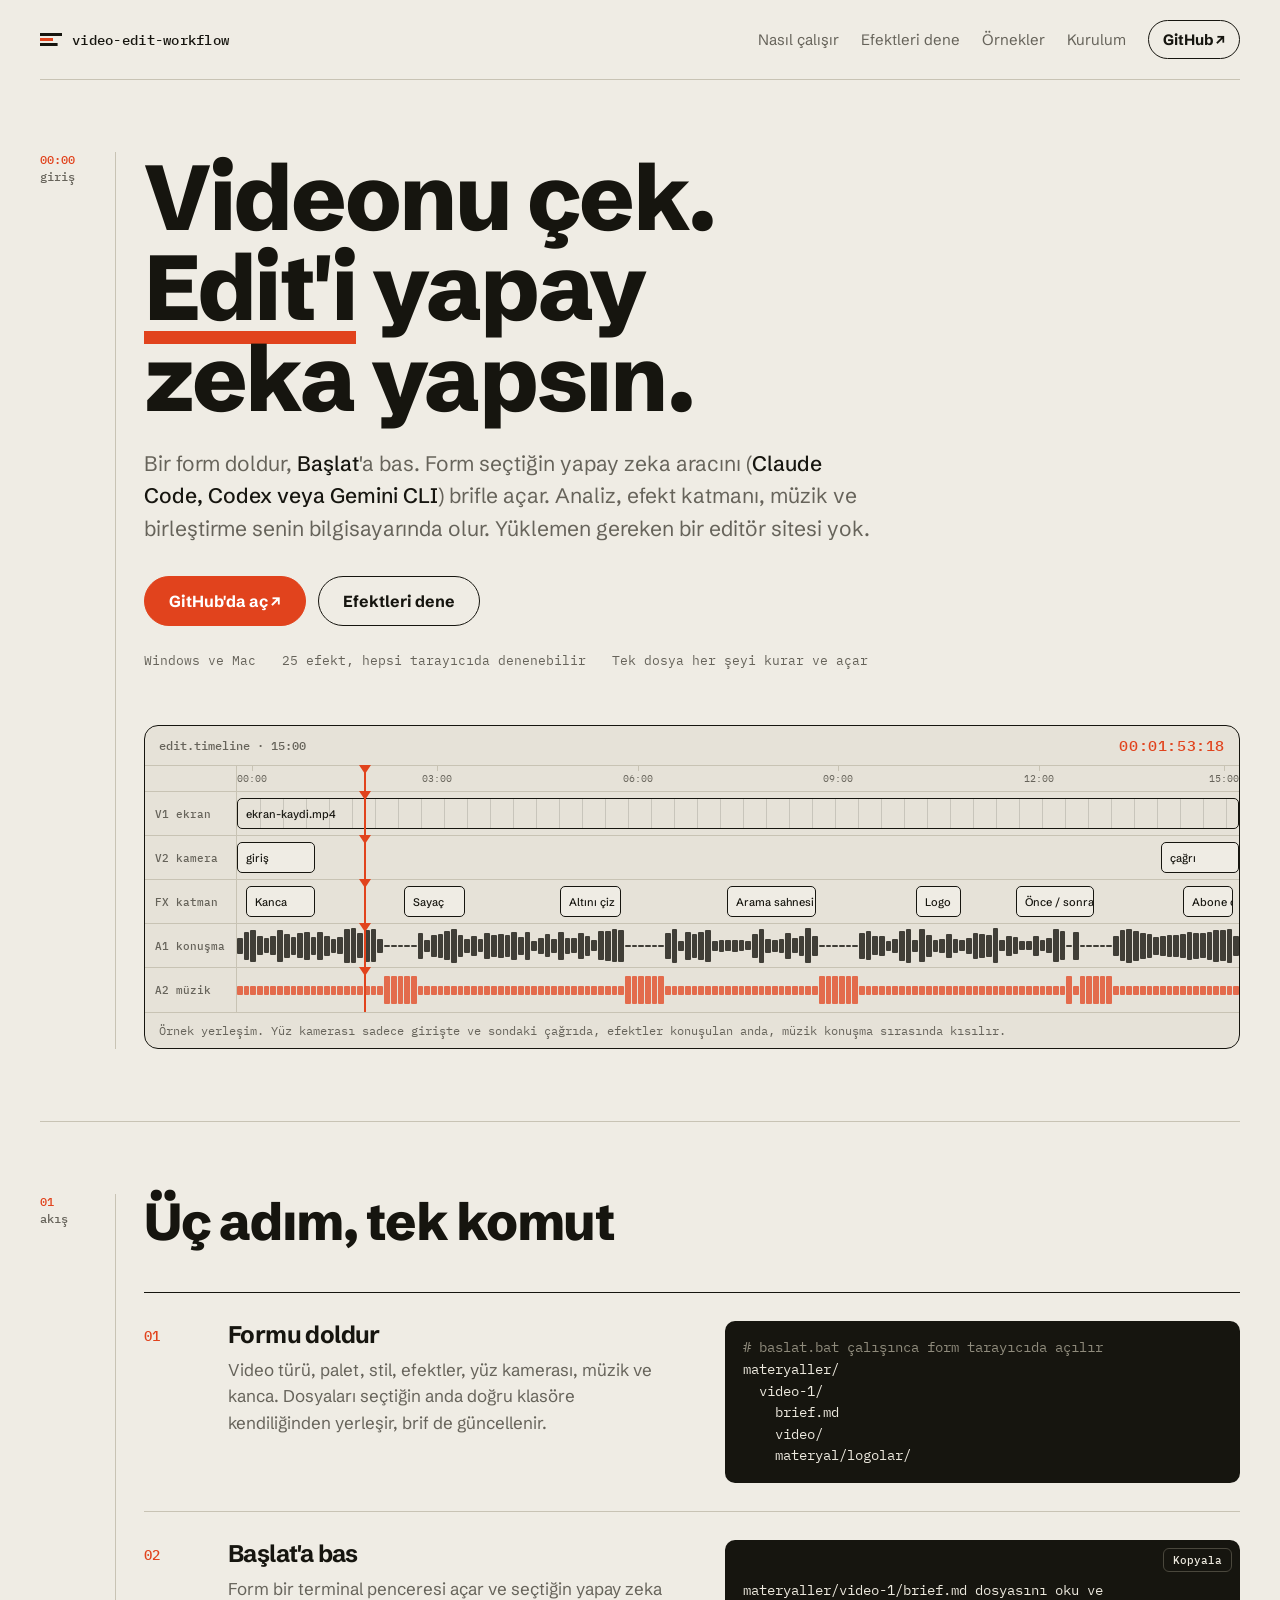
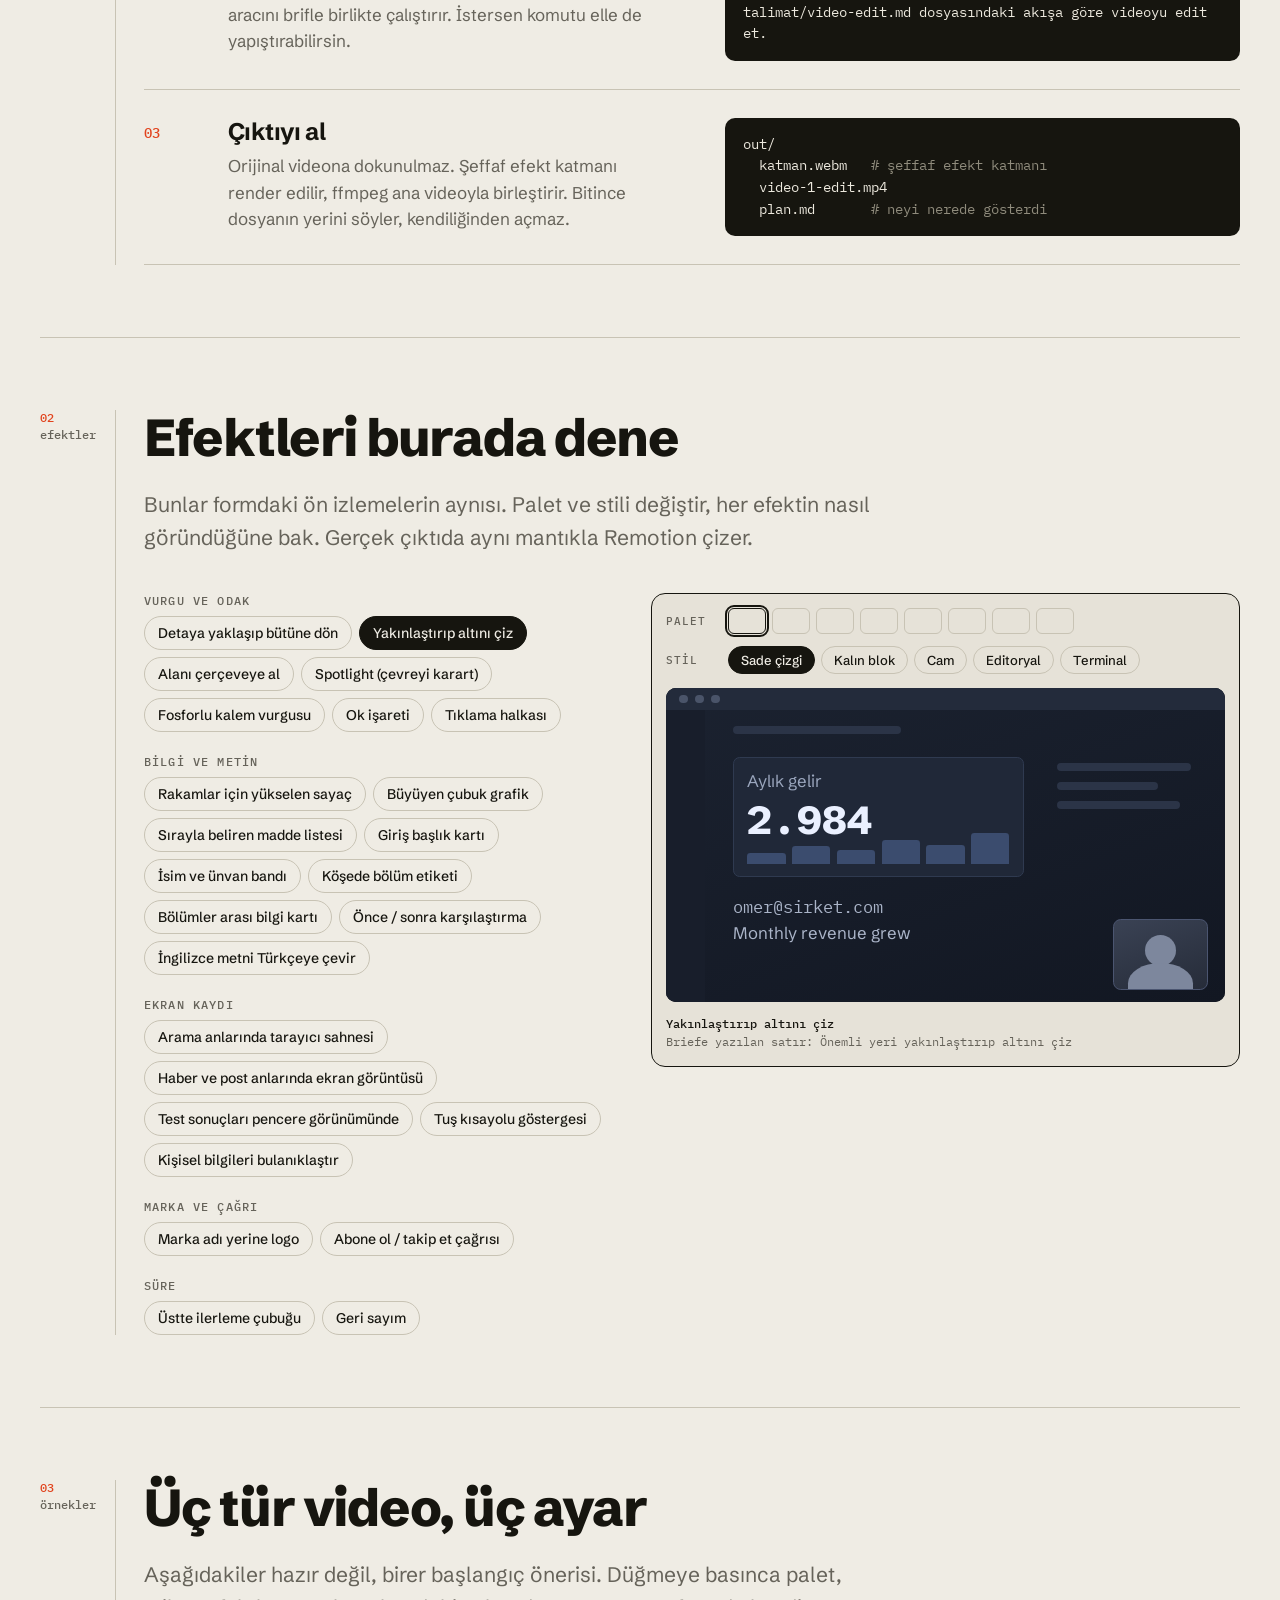
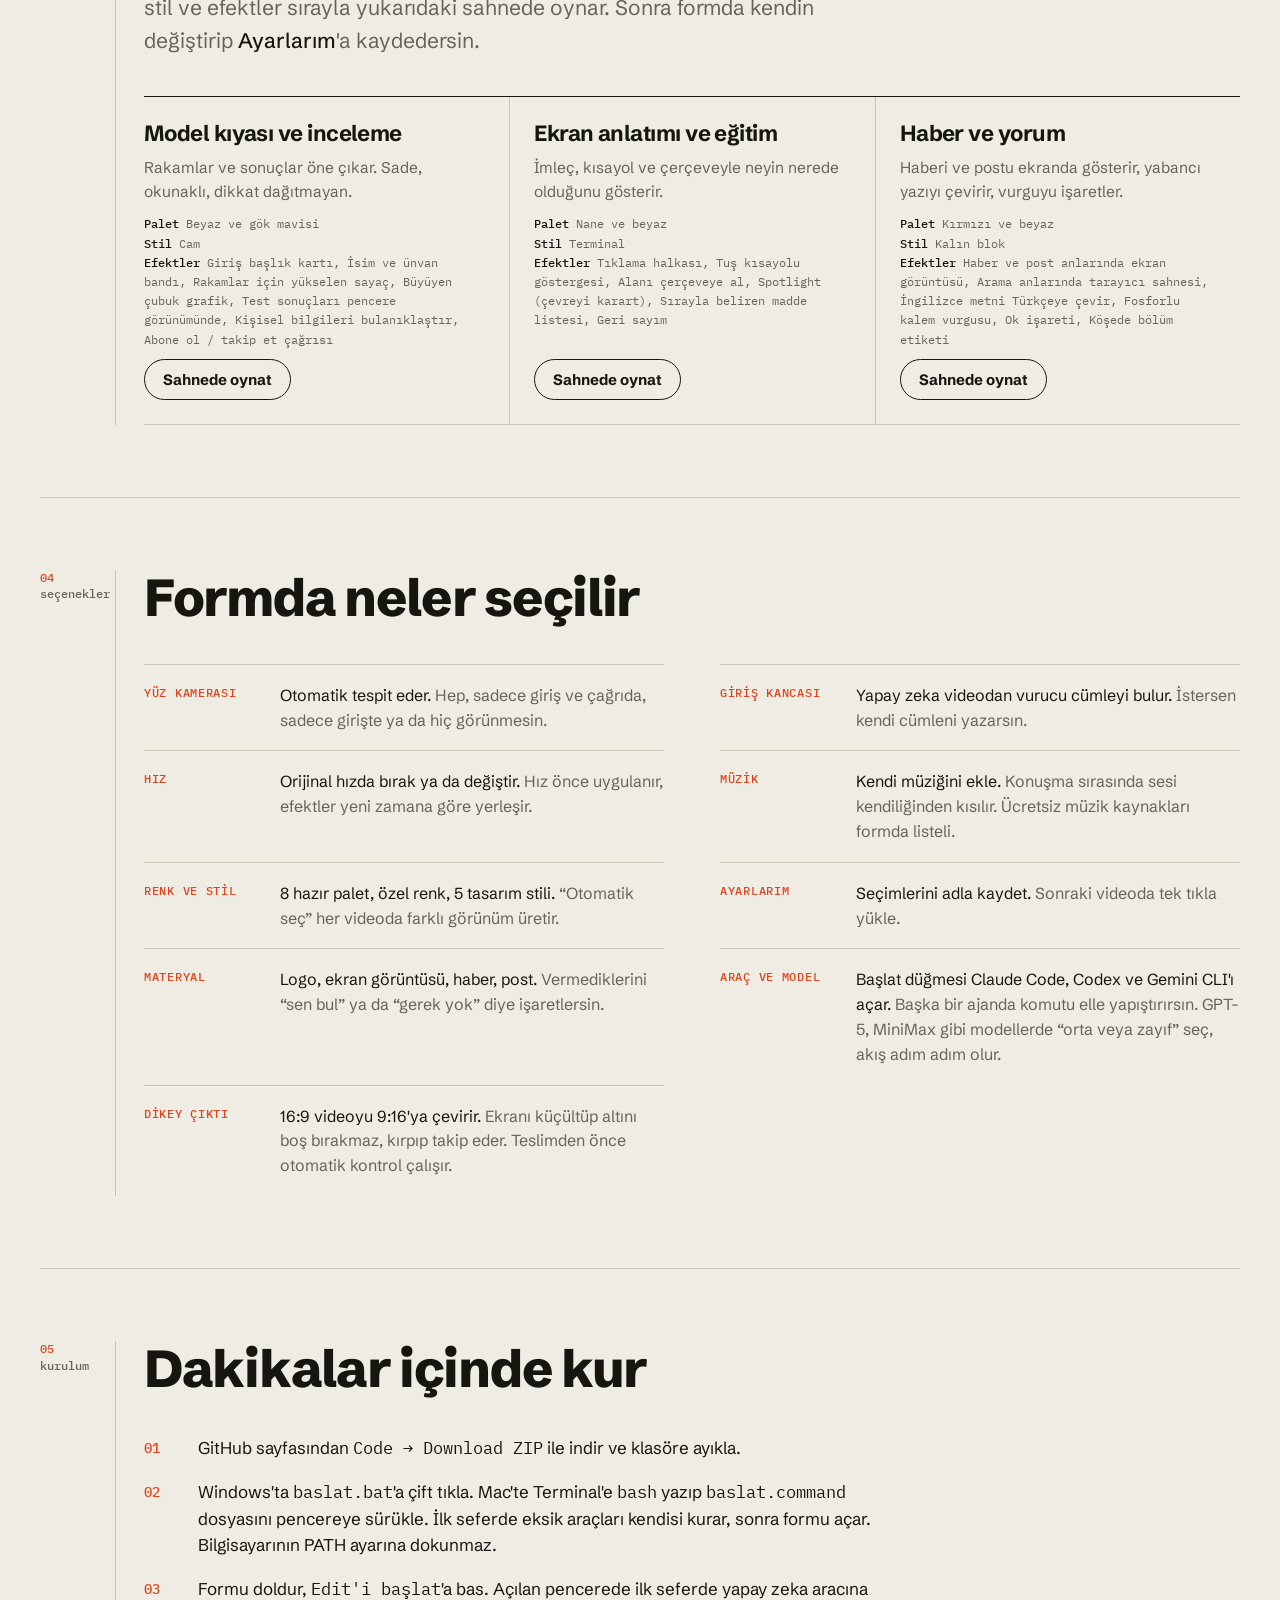
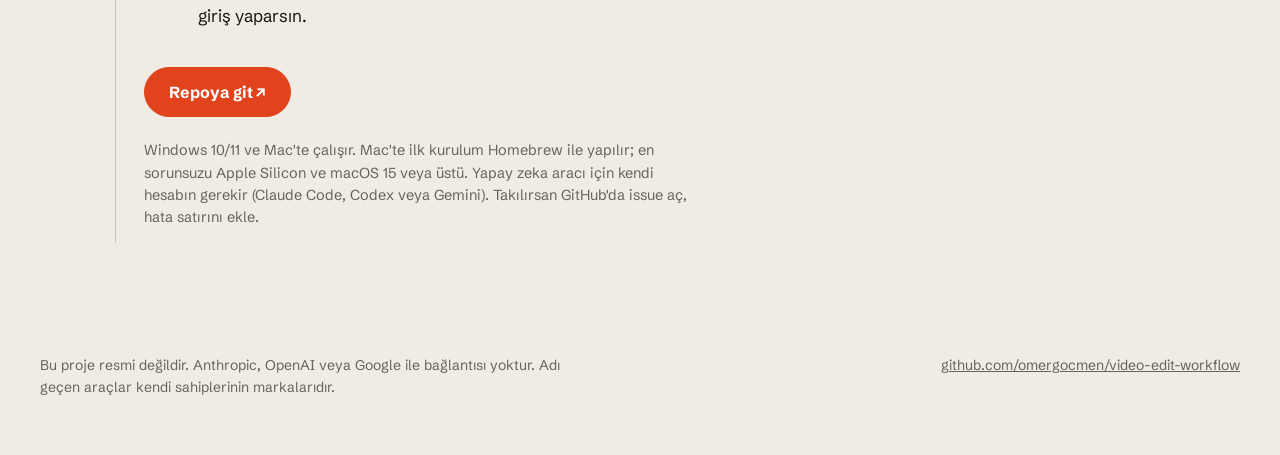
<file: video-edit-workflow/site/index.html>
<!doctype html>
<html lang="tr">
<head>
<meta charset="utf-8">
<meta name="viewport" content="width=device-width, initial-scale=1">
<title>video-edit-workflow</title>
<meta name="description" content="Formu doldur, Başlat'a bas. Videonun editini Claude Code, Codex veya Gemini CLI yapsın. Yatay ve dikey (9:16) çıktı. 25 efekt, canlı demo, Windows kurulum betiği.">
<meta property="og:title" content="video-edit-workflow: Videonu çek, edit'i yapay zeka yapsın">
<meta property="og:description" content="Brief formu, Remotion efekt katmanı ve ffmpeg ile otomatik video edit. Efektleri tarayıcıda dene.">
<meta property="og:type" content="website">
<meta name="theme-color" content="#efece4">
<link rel="icon" href="data:image/svg+xml,%3Csvg xmlns='http://www.w3.org/2000/svg' viewBox='0 0 32 32'%3E%3Crect width='32' height='32' rx='6' fill='%2316150f'/%3E%3Crect x='6' y='9' width='20' height='4' fill='%23ede9de'/%3E%3Crect x='6' y='16' width='12' height='4' fill='%23e1431d'/%3E%3Crect x='6' y='23' width='16' height='2' fill='%23ede9de'/%3E%3C/svg%3E">
<link rel="preconnect" href="https://fonts.googleapis.com">
<link rel="preconnect" href="https://fonts.gstatic.com" crossorigin>
<link rel="stylesheet" href="https://fonts.googleapis.com/css2?family=IBM+Plex+Mono:wght@400;500&family=Schibsted+Grotesk:wght@400;500;700;800&display=swap">
<style>
:root {
  --paper: #efece4; --paper2: #e6e2d8; --ink: #16150f; --mut: #66635a; --line: #c8c3b4;
  --acc: #e1431d; --acc-ink: #ffffff; --code: #16150f; --code-ink: #ede9de;
  --f-body: "Schibsted Grotesk", system-ui, "Segoe UI", sans-serif;
  --f-mono: "IBM Plex Mono", ui-monospace, Consolas, monospace;
  color-scheme: light;
}
@media (prefers-color-scheme: dark) { :root:not([data-theme="light"]) {
  --paper: #14130f; --paper2: #1c1b16; --ink: #ede9de; --mut: #9d998b; --line: #38352c;
  --acc: #ff6a45; --acc-ink: #14130f; --code: #0c0b08; color-scheme: dark; } }
* { box-sizing: border-box; }
html { scroll-behavior: smooth; }
body { margin: 0; background: var(--paper); color: var(--ink); font: 400 17px/1.55 var(--f-body); -webkit-font-smoothing: antialiased; }
a { color: inherit; }
:focus-visible { outline: 2px solid var(--acc); outline-offset: 3px; }
.mono { font-family: var(--f-mono); }

/* iskelet: solda zaman kodu şeridi */
.shell { max-width: 1240px; margin: 0 auto; padding-inline: max(20px, env(safe-area-inset-left, 0px)) max(20px, env(safe-area-inset-right, 0px)); }
header.top { display: flex; align-items: center; justify-content: space-between; gap: 16px; padding-block: 20px; border-bottom: 1px solid var(--line); flex-wrap: wrap; }
.mark { font: 500 14px var(--f-mono); letter-spacing: .02em; text-decoration: none; display: inline-flex; align-items: center; gap: 10px; }
.mark i { display: inline-block; width: 22px; height: 14px; background: linear-gradient(var(--ink) 0 0) 0 0 / 100% 3px no-repeat, linear-gradient(var(--acc) 0 0) 0 5px / 60% 3px no-repeat, linear-gradient(var(--ink) 0 0) 0 10px / 80% 3px no-repeat; }
nav.links { display: flex; gap: 22px; align-items: center; font-size: 15px; flex-wrap: wrap; }
nav.links a { text-decoration: none; color: var(--mut); }
nav.links a:hover { color: var(--ink); }
nav.links a.gh { color: var(--ink); font-weight: 700; border: 1.5px solid var(--ink); padding: 7px 14px; border-radius: 999px; }
nav.links a.gh:hover { background: var(--ink); color: var(--paper); }

.sec { display: grid; grid-template-columns: 76px minmax(0, 1fr); gap: 0 28px; padding-block: 72px; border-bottom: 1px solid var(--line); }
.rail { position: relative; }
.rail .tc { position: sticky; top: 24px; font: 500 12px/1.4 var(--f-mono); color: var(--mut); padding-right: 14px; border-right: 1px solid var(--line); height: 100%; min-height: 40px; }
.rail .tc b { display: block; color: var(--acc); font-weight: 500; }
.body { min-width: 0; }
h1, h2, h3 { margin: 0; letter-spacing: -.025em; text-wrap: balance; }
h1 { font-size: clamp(40px, 7.4vw, 92px); line-height: .98; font-weight: 800; max-width: 12ch; }
h1 em { font-style: normal; box-shadow: inset 0 -.14em 0 var(--acc); }
h2 { font-size: clamp(30px, 4.4vw, 52px); line-height: 1.04; font-weight: 800; max-width: 18ch; }
.lead { font-size: clamp(18px, 2vw, 21px); color: var(--mut); max-width: 56ch; margin: 24px 0 0; }
.lead b { color: var(--ink); font-weight: 500; }
.cta { display: flex; gap: 12px; flex-wrap: wrap; margin-top: 32px; }
.btn { font: 700 16px var(--f-body); text-decoration: none; padding: 14px 24px; border-radius: 999px; border: 1.5px solid var(--ink); cursor: pointer; display: inline-flex; align-items: center; gap: 10px; background: transparent; color: var(--ink); }
.btn.pri { background: var(--acc); border-color: var(--acc); color: var(--acc-ink); }
.btn.pri:hover { filter: brightness(1.08); }
.btn:not(.pri):hover { background: var(--ink); color: var(--paper); }
.facts { display: flex; gap: 8px 26px; flex-wrap: wrap; margin: 26px 0 0; padding: 0; list-style: none; font: 400 13px var(--f-mono); color: var(--mut); }

/* zaman çizelgesi (hero) */
.tl { margin-top: 56px; border: 1.5px solid var(--ink); border-radius: 14px; overflow: hidden; background: var(--paper2); }
.tl-bar { display: flex; justify-content: space-between; align-items: center; padding: 10px 14px; border-bottom: 1px solid var(--line); font: 500 12px var(--f-mono); color: var(--mut); gap: 12px; flex-wrap: wrap; }
.tl-bar output { color: var(--acc); font-size: 15px; font-weight: 500; letter-spacing: .04em; }
.tl-grid { display: grid; grid-template-columns: 92px minmax(0, 1fr); }
.tl-lab { font: 500 11px var(--f-mono); color: var(--mut); padding: 0 10px; display: flex; align-items: center; border-right: 1px solid var(--line); border-bottom: 1px solid var(--line); height: 44px; }
.tl-trk { position: relative; height: 44px; border-bottom: 1px solid var(--line); }
.tl-trk:nth-last-child(1), .tl-lab:nth-last-child(2) { border-bottom: 0; }
.clip { position: absolute; top: 6px; bottom: 6px; border: 1.5px solid var(--ink); border-radius: 5px; padding: 0 8px; display: flex; align-items: center; font: 500 11px var(--f-body); white-space: nowrap; overflow: hidden; background: var(--paper); transition: background .15s, color .15s, border-color .15s; }
.clip.on { background: var(--acc); border-color: var(--acc); color: var(--acc-ink); }
.clip.vid { background: repeating-linear-gradient(90deg, transparent 0 22px, color-mix(in srgb, var(--ink) 14%, transparent) 22px 23px); }
.wf { position: absolute; inset: 4px 0; display: flex; align-items: center; gap: 1px; }
.wf i { flex: 1; background: var(--ink); min-width: 1px; border-radius: 1px; opacity: .8; }
.wf.mus i { background: var(--acc); opacity: .75; }
.head { position: absolute; top: 0; bottom: 0; width: 0; border-left: 2px solid var(--acc); z-index: 3; pointer-events: none; }
.head::before { content: ""; position: absolute; top: -1px; left: -7px; border: 6px solid transparent; border-top: 9px solid var(--acc); }
.tl-ruler { position: relative; height: 26px; border-bottom: 1px solid var(--line); font: 400 10px var(--f-mono); color: var(--mut); }
.tl-ruler span { position: absolute; top: 6px; transform: translateX(-50%); }
.tl-ruler span::after { content: ""; position: absolute; left: 50%; top: -6px; height: 5px; border-left: 1px solid var(--line); }
.tl-note { padding: 10px 14px; font: 400 12px var(--f-mono); color: var(--mut); border-top: 1px solid var(--line); }

/* adımlar */
.steps { display: grid; gap: 0; margin-top: 44px; border-top: 1.5px solid var(--ink); }
.step { display: grid; grid-template-columns: 56px minmax(0, 1fr) minmax(0, 1.1fr); gap: 8px 28px; padding: 28px 0; border-bottom: 1px solid var(--line); align-items: start; }
.step .n { font: 500 14px var(--f-mono); color: var(--acc); padding-top: 6px; }
.step h3 { font-size: 24px; font-weight: 700; line-height: 1.15; }
.step p { margin: 8px 0 0; color: var(--mut); max-width: 44ch; }
pre.code { margin: 0; background: var(--code); color: var(--code-ink); border-radius: 10px; padding: 16px 18px; font: 400 13.5px/1.6 var(--f-mono); overflow-x: auto; white-space: pre-wrap; overflow-wrap: anywhere; position: relative; }
pre.code .c { color: #8f8b7c; }
pre.code .h { color: #ff8a66; }
pre.code#cmd { padding-top: 40px; }
.copy { position: absolute; top: 8px; right: 8px; font: 500 11px var(--f-mono); background: transparent; color: var(--code-ink); border: 1px solid #4a473c; border-radius: 6px; padding: 4px 9px; cursor: pointer; }
.copy:hover { border-color: var(--acc); }

/* demo */
.lab-demo { display: grid; grid-template-columns: minmax(0, 1fr) minmax(0, 1.25fr); gap: 36px; margin-top: 40px; align-items: start; }
.fxcol { min-width: 0; }
.fxg { font: 500 11.5px var(--f-mono); letter-spacing: .1em; text-transform: uppercase; color: var(--mut); margin: 22px 0 8px; }
.fxg:first-child { margin-top: 0; }
.fxl { display: flex; flex-wrap: wrap; gap: 7px; }
.fxl button { font: 500 14px var(--f-body); color: var(--ink); background: transparent; border: 1.5px solid var(--line); border-radius: 999px; padding: 7px 13px; cursor: pointer; text-align: left; }
.fxl button:hover { border-color: var(--ink); }
.fxl button.on { background: var(--ink); color: var(--paper); border-color: var(--ink); }
.stagecol { position: sticky; top: 16px; min-width: 0; }
.stagebox { background: var(--paper2); border: 1.5px solid var(--ink); border-radius: 14px; padding: 14px; }
.stagebox .tools { display: grid; gap: 12px; margin-bottom: 14px; }
.tools .row { display: flex; align-items: center; gap: 10px; flex-wrap: wrap; }
.tools .k { font: 500 11px var(--f-mono); letter-spacing: .08em; text-transform: uppercase; color: var(--mut); min-width: 52px; }
.sw { display: flex; gap: 6px; flex-wrap: wrap; }
.sw button { width: 38px; height: 26px; border-radius: 6px; border: 1.5px solid var(--line); padding: 0; cursor: pointer; display: grid; grid-template-columns: 1fr 1fr 1fr; overflow: hidden; background: none; }
.sw button i { display: block; }
.sw button.on { border-color: var(--ink); outline: 2px solid var(--ink); outline-offset: 1px; }
.chips { display: flex; gap: 6px; flex-wrap: wrap; }
.chips button { font: 500 13px var(--f-body); color: var(--ink); background: transparent; border: 1.5px solid var(--line); border-radius: 999px; padding: 5px 12px; cursor: pointer; }
.chips button.on { background: var(--ink); color: var(--paper); border-color: var(--ink); }
.pvline { margin-top: 12px; font: 400 12px/1.5 var(--f-mono); color: var(--mut); min-height: 3.1em; overflow-wrap: anywhere; }
.pvline b { color: var(--ink); font-weight: 500; }
.stage { position: relative; container-type: inline-size; width: 100%; aspect-ratio: 16 / 9; border-radius: 10px; overflow: hidden; background: #0b0d11; }
.mock { position: absolute; inset: 0; background: linear-gradient(160deg, #1b2230, #121722); font-family: var(--f-body); color: #cfd6e4; }
.mock .bar { position: absolute; left: 0; right: 0; top: 0; height: 7%; background: #232b3b; display: flex; align-items: center; gap: 1.2cqw; padding-left: 2.4cqw; }
.mock .bar i { width: 1.6cqw; height: 1.6cqw; border-radius: 50%; background: #4a5469; }
.mock .side { position: absolute; left: 0; top: 7%; bottom: 0; width: 7%; background: #181e2b; }
.mock .ln { position: absolute; height: 1.4cqw; border-radius: 1cqw; background: #2b3447; }
.mock .tg { position: absolute; left: 12%; top: 22%; width: 52%; height: 38%; border-radius: 1.2cqw; background: #202838; border: .2cqw solid #2f3a50; padding: 2cqw 2.4cqw; }
.mock .tg .t1 { font-size: 3cqw; color: #9aa6bd; }
  .mock .tg .t2 { position: relative; font-size: 7cqw; font-weight: 800; color: #eaf0ff; line-height: 1.1; margin-top: .6cqw; font-variant-numeric: tabular-nums; }
.mock .tg .bars { position: absolute; left: 2.4cqw; right: 2.4cqw; bottom: 2cqw; height: 28%; display: flex; align-items: flex-end; gap: 1.2cqw; }
.mock .tg .bars i { flex: 1; background: #3b4c6e; border-radius: .6cqw .6cqw 0 0; }
.mock .pii { position: absolute; left: 12%; top: 66%; font-size: 3cqw; color: #aab4c8; font-family: var(--f-mono); }
.mock .tr { position: absolute; left: 12%; top: 74%; font-size: 3cqw; color: #aab4c8; }
.cam { position: absolute; right: 3%; bottom: 4%; width: 17%; aspect-ratio: 4 / 3; border-radius: 1.4cqw; background: linear-gradient(160deg, #3a4254, #262c39); border: .2cqw solid #4b5570; display: grid; place-items: center; overflow: hidden; }
.cam::before { content: ""; width: 34%; aspect-ratio: 1; border-radius: 50%; background: #7d879d; margin-top: -8%; }
.cam::after { content: ""; position: absolute; bottom: -22%; width: 70%; aspect-ratio: 1.6; border-radius: 50% 50% 0 0; background: #7d879d; }
.cam.bottom { right: auto; left: 50%; transform: translateX(-50%); width: 20%; }
.stage.v .cam { width: 26%; }
.stage.v .mock .tg { width: 76%; left: 12%; }
.fxlayer { position: absolute; inset: 0; pointer-events: none; font-family: var(--f-body); }
.fxlayer .pos { position: absolute; display: flex; }


/* reçeteler */
.recipes { display: grid; grid-template-columns: repeat(3, minmax(0, 1fr)); gap: 0; margin-top: 40px; border-top: 1.5px solid var(--ink); }
.recipe { padding: 24px 24px 24px 0; border-bottom: 1px solid var(--line); display: flex; flex-direction: column; gap: 10px; }
.recipe + .recipe { padding-left: 24px; border-left: 1px solid var(--line); }
.recipe h3 { font-size: 22px; font-weight: 700; line-height: 1.15; }
.recipe p { margin: 0; color: var(--mut); font-size: 15.5px; }
.recipe .meta { font: 400 12px/1.6 var(--f-mono); color: var(--mut); }
.recipe .meta b { color: var(--ink); font-weight: 500; }
.recipe .btn { align-self: flex-start; margin-top: auto; padding: 10px 18px; font-size: 15px; }
.recipe .btn.on { background: var(--acc); border-color: var(--acc); color: var(--acc-ink); }

/* özellikler */
.feat { display: grid; grid-template-columns: repeat(2, minmax(0, 1fr)); gap: 0 56px; margin: 40px 0 0; }
.feat div { display: grid; grid-template-columns: 120px minmax(0, 1fr); gap: 16px; padding: 18px 0; border-top: 1px solid var(--line); }
.feat dt { font: 500 12px/1.7 var(--f-mono); letter-spacing: .06em; text-transform: uppercase; color: var(--acc); }
.feat dd { margin: 0; color: var(--ink); font-size: 16px; }
.feat dd span { color: var(--mut); }

.setup { margin-top: 40px; display: grid; gap: 12px; max-width: 760px; }
.setup .row { display: grid; grid-template-columns: 40px minmax(0, 1fr); gap: 14px; align-items: start; }
.setup .n { font: 500 14px var(--f-mono); color: var(--acc); padding-top: 4px; }
.setup p { margin: 0 0 6px; }
.small { color: var(--mut); font-size: 14.5px; margin-top: 22px; max-width: 62ch; }
footer { padding-block: 40px 56px; display: flex; justify-content: space-between; gap: 20px; flex-wrap: wrap; color: var(--mut); font-size: 14px; }
footer p { margin: 0; max-width: 60ch; }

@media (max-width: 960px) {
  .sec { grid-template-columns: minmax(0, 1fr); padding-block: 52px; }
  .rail { margin-bottom: 18px; }
  .rail .tc { position: static; border-right: 0; padding: 0; min-height: 0; height: auto; display: flex; gap: 10px; }
  .step { grid-template-columns: 40px minmax(0, 1fr); }
  .step > :last-child { grid-column: 2; }
  .lab-demo { grid-template-columns: minmax(0, 1fr); }
  .stagecol { position: static; order: -1; }
  .recipes { grid-template-columns: minmax(0, 1fr); }
  .recipe, .recipe + .recipe { padding: 22px 0; border-left: 0; }
  .feat { grid-template-columns: minmax(0, 1fr); }
  .tl-grid { grid-template-columns: 64px minmax(0, 1fr); }
  .tl-lab { padding: 0 6px; font-size: 10px; }
}
@media (prefers-reduced-motion: reduce) { html { scroll-behavior: auto; } }
</style>
</head>
<body>
<div class="shell">
  <header class="top">
    <a class="mark" href="#"><i aria-hidden="true"></i>video-edit-workflow</a>
    <nav class="links" aria-label="Sayfa">
      <a href="#nasil">Nasıl çalışır</a>
      <a href="#demo">Efektleri dene</a>
      <a href="#recete">Örnekler</a>
      <a href="#kurulum">Kurulum</a>
      <a class="gh" href="https://github.com/omergocmen/video-edit-workflow">GitHub ↗</a>
    </nav>
  </header>

  <section class="sec" id="top">
    <div class="rail"><div class="tc"><b>00:00</b>giriş</div></div>
    <div class="body">
      <h1>Videonu çek. <em>Edit'i</em> yapay zeka yapsın.</h1>
      <p class="lead">Bir form doldur, <b>Başlat</b>'a bas. Form seçtiğin yapay zeka aracını (<b>Claude Code, Codex veya Gemini CLI</b>) brifle açar. Analiz, efekt katmanı, müzik ve birleştirme senin bilgisayarında olur. Yüklemen gereken bir editör sitesi yok.</p>
      <div class="cta">
        <a class="btn pri" href="https://github.com/omergocmen/video-edit-workflow">GitHub'da aç ↗</a>
        <a class="btn" href="#demo">Efektleri dene</a>
      </div>
      <ul class="facts"><li>Windows ve Mac</li><li>25 efekt, hepsi tarayıcıda denenebilir</li><li>Tek dosya her şeyi kurar ve açar</li></ul>

      <div class="tl" aria-label="Örnek zaman çizelgesi: ekran kaydı, yüz kamerası, efekt katmanı, konuşma ve müzik izleri">
        <div class="tl-bar"><span>edit.timeline · 15:00</span><output id="tc">00:00:00:00</output></div>
        <div class="tl-grid" id="tlgrid"></div>
        <div class="tl-note">Örnek yerleşim. Yüz kamerası sadece girişte ve sondaki çağrıda, efektler konuşulan anda, müzik konuşma sırasında kısılır.</div>
      </div>
    </div>
  </section>

  <section class="sec" id="nasil">
    <div class="rail"><div class="tc"><b>01</b>akış</div></div>
    <div class="body">
      <h2>Üç adım, tek komut</h2>
      <div class="steps">
        <div class="step">
          <div class="n">01</div>
          <div><h3>Formu doldur</h3><p>Video türü, palet, stil, efektler, yüz kamerası, müzik ve kanca. Dosyaları seçtiğin anda doğru klasöre kendiliğinden yerleşir, brif de güncellenir.</p></div>
<pre class="code"><span class="c"># baslat.bat çalışınca form tarayıcıda açılır</span>
materyaller/
  video-1/
    brief.md
    video/
    materyal/logolar/</pre>
        </div>
        <div class="step">
          <div class="n">02</div>
          <div><h3>Başlat'a bas</h3><p>Form bir terminal penceresi açar ve seçtiğin yapay zeka aracını brifle birlikte çalıştırır. İstersen komutu elle de yapıştırabilirsin.</p></div>
<pre class="code" id="cmd"><button class="copy" type="button" data-copy="cmd">Kopyala</button>materyaller/video-1/brief.md dosyasını oku ve talimat/video-edit.md dosyasındaki akışa göre videoyu edit et.</pre>
        </div>
        <div class="step">
          <div class="n">03</div>
          <div><h3>Çıktıyı al</h3><p>Orijinal videona dokunulmaz. Şeffaf efekt katmanı render edilir, ffmpeg ana videoyla birleştirir. Bitince dosyanın yerini söyler, kendiliğinden açmaz.</p></div>
<pre class="code">out/
  katman.webm   <span class="c"># şeffaf efekt katmanı</span>
  video-1-edit.mp4
  plan.md       <span class="c"># neyi nerede gösterdi</span></pre>
        </div>
      </div>
    </div>
  </section>

  <section class="sec" id="demo">
    <div class="rail"><div class="tc"><b>02</b>efektler</div></div>
    <div class="body">
      <h2>Efektleri burada dene</h2>
      <p class="lead">Bunlar formdaki ön izlemelerin aynısı. Palet ve stili değiştir, her efektin nasıl göründüğüne bak. Gerçek çıktıda aynı mantıkla Remotion çizer.</p>
      <div class="lab-demo">
        <div class="fxcol" id="fxcol"></div>
        <div class="stagecol">
          <div class="stagebox">
            <div class="tools">
              <div class="row"><span class="k">Palet</span><div class="sw" id="pals"></div></div>
              <div class="row"><span class="k">Stil</span><div class="chips" id="stys"></div></div>
            </div>
            <div class="stage" id="stage">
              <div class="mock" id="mock">
                <div class="bar"><i></i><i></i><i></i></div>
                <div class="side"></div>
                <div class="ln" style="left:12%;top:12%;width:30%"></div>
                <div class="tg" id="tg"><div class="t1">Aylık gelir</div><div class="t2">2.984</div><div class="bars"><i style="height:35%"></i><i style="height:55%"></i><i style="height:45%"></i><i style="height:75%"></i><i style="height:60%"></i><i style="height:95%"></i></div></div>
                <div class="pii" id="pii">omer@sirket.com</div>
                <div class="tr" id="tr">Monthly revenue grew</div>
                <div class="ln" style="left:70%;top:24%;width:24%"></div>
                <div class="ln" style="left:70%;top:30%;width:18%"></div>
                <div class="ln" style="left:70%;top:36%;width:22%"></div>
              </div>
              <div class="cam" id="stageCam"></div>
              <div class="fxlayer" id="fxlayer"></div>
            </div>
            <div class="pvline" id="pvline" aria-live="polite">Bir efekt seç.</div><div id="pvmeta" hidden></div>
          </div>
        </div>
      </div>
    </div>
  </section>

  <section class="sec" id="recete">
    <div class="rail"><div class="tc"><b>03</b>örnekler</div></div>
    <div class="body">
      <h2>Üç tür video, üç ayar</h2>
      <p class="lead">Aşağıdakiler hazır değil, birer başlangıç önerisi. Düğmeye basınca palet, stil ve efektler sırayla yukarıdaki sahnede oynar. Sonra formda kendin değiştirip <b>Ayarlarım</b>'a kaydedersin.</p>
      <div class="recipes" id="recipes"></div>
    </div>
  </section>

  <section class="sec" id="neler">
    <div class="rail"><div class="tc"><b>04</b>seçenekler</div></div>
    <div class="body">
      <h2>Formda neler seçilir</h2>
      <dl class="feat">
        <div><dt>Yüz kamerası</dt><dd>Otomatik tespit eder. <span>Hep, sadece giriş ve çağrıda, sadece girişte ya da hiç görünmesin.</span></dd></div>
        <div><dt>Giriş kancası</dt><dd>Yapay zeka videodan vurucu cümleyi bulur. <span>İstersen kendi cümleni yazarsın.</span></dd></div>
        <div><dt>Hız</dt><dd>Orijinal hızda bırak ya da değiştir. <span>Hız önce uygulanır, efektler yeni zamana göre yerleşir.</span></dd></div>
        <div><dt>Müzik</dt><dd>Kendi müziğini ekle. <span>Konuşma sırasında sesi kendiliğinden kısılır. Ücretsiz müzik kaynakları formda listeli.</span></dd></div>
        <div><dt>Renk ve stil</dt><dd>8 hazır palet, özel renk, 5 tasarım stili. <span>“Otomatik seç” her videoda farklı görünüm üretir.</span></dd></div>
        <div><dt>Ayarlarım</dt><dd>Seçimlerini adla kaydet. <span>Sonraki videoda tek tıkla yükle.</span></dd></div>
        <div><dt>Materyal</dt><dd>Logo, ekran görüntüsü, haber, post. <span>Vermediklerini “sen bul” ya da “gerek yok” diye işaretlersin.</span></dd></div>
        <div><dt>Araç ve model</dt><dd>Başlat düğmesi Claude Code, Codex ve Gemini CLI'ı açar. <span>Başka bir ajanda komutu elle yapıştırırsın. GPT-5, MiniMax gibi modellerde “orta veya zayıf” seç, akış adım adım olur.</span></dd></div>
        <div><dt>Dikey çıktı</dt><dd>16:9 videoyu 9:16'ya çevirir. <span>Ekranı küçültüp altını boş bırakmaz, kırpıp takip eder. Teslimden önce otomatik kontrol çalışır.</span></dd></div>
      </dl>
    </div>
  </section>

  <section class="sec" id="kurulum" style="border-bottom:0">
    <div class="rail"><div class="tc"><b>05</b>kurulum</div></div>
    <div class="body">
      <h2>Dakikalar içinde kur</h2>
      <div class="setup">
        <div class="row"><div class="n">01</div><div><p>GitHub sayfasından <span class="mono">Code → Download ZIP</span> ile indir ve klasöre ayıkla.</p></div></div>
        <div class="row"><div class="n">02</div><div><p>Windows'ta <span class="mono">baslat.bat</span>'a çift tıkla. Mac'te Terminal'e <span class="mono">bash</span> yazıp <span class="mono">baslat.command</span> dosyasını pencereye sürükle. İlk seferde eksik araçları kendisi kurar, sonra formu açar. Bilgisayarının PATH ayarına dokunmaz.</p></div></div>
        <div class="row"><div class="n">03</div><div><p>Formu doldur, <span class="mono">Edit'i başlat</span>'a bas. Açılan pencerede ilk seferde yapay zeka aracına giriş yaparsın.</p></div></div>
      </div>
      <div class="cta"><a class="btn pri" href="https://github.com/omergocmen/video-edit-workflow">Repoya git ↗</a></div>
      <p class="small">Windows 10/11 ve Mac'te çalışır. Mac'te ilk kurulum Homebrew ile yapılır; en sorunsuzu Apple Silicon ve macOS 15 veya üstü. Yapay zeka aracı için kendi hesabın gerekir (Claude Code, Codex veya Gemini). Takılırsan GitHub'da issue aç, hata satırını ekle.</p>
    </div>
  </section>

  <footer>
    <p>Bu proje resmi değildir. Anthropic, OpenAI veya Google ile bağlantısı yoktur. Adı geçen araçlar kendi sahiplerinin markalarıdır.</p>
    <a href="https://github.com/omergocmen/video-edit-workflow">github.com/omergocmen/video-edit-workflow</a>
  </footer>
</div>

<script>
const $ = s => document.querySelector(s);
const reduce = window.matchMedia('(prefers-reduced-motion: reduce)').matches;
const PALS = [
  ['Beyaz ve gök mavisi', '#ffffff', '#7cc4ff', '#ff5c5c'],
  ['Mercan ve krem', '#ff7a59', '#fff1e3', '#e11d48'],
  ['Nane ve beyaz', '#5eead4', '#ffffff', '#ff6b6b'],
  ['Mor ve beyaz', '#b79cff', '#ffffff', '#ff8fab'],
  ['Turuncu ve siyah', '#ff8a00', '#111111', '#ffffff'],
  ['Yeşil ve beyaz', '#4ade80', '#ffffff', '#f43f5e'],
  ['Kırmızı ve beyaz', '#ef4444', '#ffffff', '#38bdf8'],
  ['Siyah ve beyaz', '#111111', '#ffffff', '#ef4444']
];
const STYLES = [
  ['auto', 'Otomatik seç', 'Her videoda farklı bir stil'],
  ['cizgi', 'Sade çizgi', 'İnce çerçeve, hafif yazı'],
  ['blok', 'Kalın blok', 'Dolu kutular, iri yazı'],
  ['cam', 'Cam', 'Saydam bulanık paneller'],
  ['editoryal', 'Editoryal', 'Serif başlık, dergi düzeni'],
  ['terminal', 'Terminal', 'Mono yazı, koyu panel']
];
const STYLE_TEXT = {
  cizgi: 'Sade çizgi: ince çerçeve, küçük ve hafif yazı, bol boşluk',
  blok: 'Kalın blok: dolu renkli kutular, iri ve kalın yazı',
  cam: 'Cam: yarı saydam bulanık paneller, yumuşak köşeler',
  editoryal: 'Editoryal: serif başlık, ince ayırıcı çizgiler, dergi düzeni',
  terminal: 'Terminal: tek aralıklı yazı, koyu panel, ince kenarlık'
};
const FXS = [
  { key: 'detay', t: 'Detaya yaklaşıp bütüne dön', v: 'Söylenen detaya yaklaş, sonra tekrar bütüne dön', def: 1 },
  { key: 'altcizgi', t: 'Yakınlaştırıp altını çiz', v: 'Önemli yeri yakınlaştırıp altını çiz', def: 1 },
  { key: 'cerceve', t: 'Alanı çerçeveye al', v: 'Vurgu için ekrandaki alanı çerçeveye al (zoom yerine)', def: 1 },
  { key: 'spot', t: 'Spotlight (çevreyi karart)', v: 'Önemli alanı aydınlatıp çevreyi karart (spotlight)', def: 0 },
  { key: 'isaret', t: 'Fosforlu kalem vurgusu', v: 'Önemli metni fosforlu kalemle işaretle', def: 0 },
  { key: 'ok', t: 'Ok işareti', v: 'Dikkat çekilecek yeri ok işaretiyle göster', def: 0 },
  { key: 'imlec', t: 'Tıklama halkası', v: 'Tıklanan yerlerde tıklama halkası ve imleç vurgusu göster', def: 0 },
  { key: 'sayac', t: 'Rakamlar için yükselen sayaç', v: 'Rakamlar için yükselen sayaç animasyonu', def: 1 },
  { key: 'grafik', t: 'Büyüyen çubuk grafik', v: 'Karşılaştırmalı rakamları büyüyen çubuk grafikle göster', def: 0 },
  { key: 'liste', t: 'Sırayla beliren madde listesi', v: 'Sayılan maddeleri sırayla beliren liste olarak göster', def: 0 },
  { key: 'baslik', t: 'Giriş başlık kartı', v: 'Girişte videonun konusunu gösteren büyük başlık kartı göster', def: 0 },
  { key: 'altuclu', t: 'İsim ve ünvan bandı', v: 'Konuşanın ismini ve ünvanını alt bantta göster', def: 0 },
  { key: 'bolum', t: 'Köşede bölüm etiketi', v: 'Köşede bölüm etiketi göster', def: 0 },
  { key: 'kart', t: 'Bölümler arası bilgi kartı', v: 'Bölümler arasında kısa bilgi kartı', def: 0 },
  { key: 'oncesonra', t: 'Önce / sonra karşılaştırma', v: 'Önce ve sonra karşılaştırmasını yan yana göster', def: 0 },
  { key: 'ceviri', t: 'İngilizce metni Türkçeye çevir', v: 'Ekrandaki İngilizce metinleri Türkçeye çevir', def: 1 },
  { key: 'arama', t: 'Arama anlarında tarayıcı sahnesi', v: "'Google'da aradım' gibi anlarda tarayıcı arama sahnesi", def: 1 },
  { key: 'haber', t: 'Haber ve post anlarında ekran görüntüsü', v: 'Haber ve sosyal medya anlarında gerçek ekran görüntüsü', def: 1 },
  { key: 'test', t: 'Test sonuçları pencere görünümünde', v: 'Test sonuçlarını tarayıcı penceresi çerçevesinde göster', def: 0 },
  { key: 'tus', t: 'Tuş kısayolu göstergesi', v: 'Kısayol anlatılırken tuş kombinasyonunu göster', def: 0 },
  { key: 'bulanik', t: 'Kişisel bilgileri bulanıklaştır', v: 'Kişisel bilgileri bulanıklaştır (e-posta, başkalarının isimleri)', def: 1 },
  { key: 'logo', t: 'Marka adı yerine logo', v: 'Marka adı yazma, logosunu göster', def: 1 },
  { key: 'abone', t: 'Abone ol / takip et çağrısı', v: 'Uygun anda abone ol veya takip et çağrısı göster', def: 0 },
  { key: 'ilerleme', t: 'Üstte ilerleme çubuğu', v: 'Üstte ince ilerleme çubuğu göster', def: 0 },
  { key: 'geri', t: 'Geri sayım', v: 'Geri sayım veya zamanlayıcı göster', def: 0 }
];
const FXG = [
  ['Vurgu ve odak', ['detay', 'altcizgi', 'cerceve', 'spot', 'isaret', 'ok', 'imlec']],
  ['Bilgi ve metin', ['sayac', 'grafik', 'liste', 'baslik', 'altuclu', 'bolum', 'kart', 'oncesonra', 'ceviri']],
  ['Ekran kaydı', ['arama', 'haber', 'test', 'tus', 'bulanik']],
  ['Marka ve çağrı', ['logo', 'abone']],
  ['Süre', ['ilerleme', 'geri']]
];

function lum(hex) {
  const h = hex.replace('#', '');
  const c = [0, 2, 4].map(i => parseInt(h.substr(i, 2), 16) / 255).map(v => v <= 0.03928 ? v / 12.92 : Math.pow((v + 0.055) / 1.055, 2.4));
  return 0.2126 * c[0] + 0.7152 * c[1] + 0.0722 * c[2];
}
const readable = bg => lum(bg) > 0.5 ? '#111111' : '#ffffff';
const bright = (a, b) => lum(a) >= lum(b) ? a : b;
function panelCss(t, k) {
  const u = n => (n * k).toFixed(3) + 'cqw';
  const br = bright(t.primary, t.secondary);
  switch (t.style) {
    case 'cizgi': return 'background:rgba(8,10,14,.55);border:' + u(.25) + ' solid ' + br + ';color:' + br + ';border-radius:' + u(.8) + ';padding:' + u(1.4) + ' ' + u(2.4) + ';';
    case 'blok': return 'background:' + t.primary + ';color:' + readable(t.primary) + ';border-radius:' + u(.5) + ';padding:' + u(1.6) + ' ' + u(3) + ';font-weight:800;';
    case 'cam': return 'background:rgba(20,22,28,.4);backdrop-filter:blur(' + u(2) + ');border:' + u(.15) + ' solid rgba(255,255,255,.4);color:' + br + ';text-shadow:0 ' + u(.1) + ' ' + u(.4) + ' rgba(0,0,0,.5);border-radius:' + u(2.4) + ';padding:' + u(1.6) + ' ' + u(2.8) + ';';
    case 'editoryal': return 'background:' + t.secondary + ';color:' + readable(t.secondary) + ';border-top:' + u(.45) + ' solid ' + t.primary + ';border-bottom:' + u(.12) + ' solid ' + readable(t.secondary) + ';padding:' + u(1.6) + ' ' + u(3) + ';font-family:Georgia,serif;';
    default: return 'background:rgba(14,16,20,.94);color:' + br + ';border:' + u(.15) + ' solid ' + br + ';border-radius:' + u(.4) + ';padding:' + u(1.4) + ' ' + u(2.4) + ';font-family:Consolas,"IBM Plex Mono",monospace;';
  }
}


/* ---------- ön izleme ---------- */
const layer = $('#fxlayer'), mock = $('#mock');
var timers = [], raf = 0, playing = false;
function clearFx() {
  timers.forEach(clearTimeout); timers = []; cancelAnimationFrame(raf);
  layer.innerHTML = '';
  mock.querySelectorAll('.ul').forEach(x => x.remove());
  mock.style.transform = ''; mock.getAnimations().forEach(a => a.cancel());
  $('#pii').style.filter = ''; $('#pii').getAnimations().forEach(a => a.cancel());
  $('#tr').textContent = 'Monthly revenue grew';
  document.querySelectorAll('.fxbar button').forEach(b => b.classList.remove('on'));
}
function mount(posStyle, inner, dur) {
  const w = document.createElement('div');
  w.className = 'pos'; w.style.cssText = posStyle;
  w.appendChild(inner); layer.appendChild(w);
  inner.animate([{ opacity: 0, transform: 'translateY(2cqw) scale(.96)' }, { opacity: 1, transform: 'none' }], { duration: 350, easing: 'ease-out', fill: 'forwards' });
  timers.push(setTimeout(() => inner.animate([{ opacity: 1 }, { opacity: 0 }], { duration: 300, fill: 'forwards' }), dur - 300));
  return w;
}
const CENTER = 'inset:0;align-items:center;justify-content:center;';

function playOne(key) {
  const t = curTheme();
  $('#pvmeta').textContent = 'Palet: ' + t.label + ' · Stil: ' + t.styleLabel;
  const mk = (css, html) => { const d = document.createElement('div'); d.style.cssText = css; d.innerHTML = html; return d; };
  const P = (extra) => panelCss(t, 1) + 'font-size:3.4cqw;' + (extra || '');
  const tgCenter = '33% 41%';
  let dur = 2800;
  if (key === 'detay' || key === 'altcizgi') {
    mock.style.transformOrigin = tgCenter;
    mock.animate([{ transform: 'scale(1)' }, { transform: 'scale(1.75)', offset: .3 }, { transform: 'scale(1.75)', offset: .75 }, { transform: 'scale(1)' }], { duration: 2800, easing: 'ease-in-out' });
    if (key === 'altcizgi') {
      const ul = document.createElement('div');
      ul.className = 'ul';
      ul.style.cssText = 'position:absolute;left:0;bottom:-.5cqw;height:.7cqw;border-radius:1cqw;background:' + t.accent + ';width:0';
      mock.querySelector('.t2').appendChild(ul);
      ul.animate([{ width: '0%', opacity: 1, offset: 0 }, { width: '70%', opacity: 1, offset: .4 }, { width: '70%', opacity: 1, offset: .75 }, { width: '70%', opacity: 0 }], { duration: 2800, fill: 'forwards' });
    }
  } else if (key === 'cerceve') {
    const f = mk('position:absolute;left:12%;top:22%;width:52%;height:38%;border:.5cqw solid ' + t.primary + ';border-radius:1.4cqw;', '<div style="position:absolute;left:0;bottom:-1.6cqw;height:.9cqw;width:100%;background:' + t.accent + ';border-radius:1cqw"></div><div style="position:absolute;left:0;top:-6.4cqw;' + P('padding:.8cqw 2cqw;') + '">Buraya bak</div>');
    layer.appendChild(f);
    f.animate([{ opacity: 0, transform: 'scale(1.06)' }, { opacity: 1, transform: 'scale(1)', offset: .15 }, { opacity: 1, offset: .85 }, { opacity: 0 }], { duration: 2800, fill: 'forwards' });
  } else if (key === 'sayac') {
    const n = mk(P('text-align:center;'), '<div style="font-size:11cqw;line-height:1;font-weight:800;font-variant-numeric:tabular-nums" id="cnt">0</div><div style="font-size:3.6cqw;margin-top:1cqw;opacity:.9">15 videoda abone</div>');
    mount(CENTER, n, dur);
    const t0 = performance.now();
    const tick = now => {
      const p = Math.min(1, (now - t0) / 1700), e = 1 - Math.pow(1 - p, 3);
      const el = n.querySelector('#cnt'); if (el) el.textContent = Math.round(3000 * e).toLocaleString('tr-TR');
      if (p < 1) raf = requestAnimationFrame(tick);
    };
    raf = requestAnimationFrame(tick);
  } else if (key === 'logo') {
    const img = logoImage();
    const l = mk(P('display:flex;align-items:center;gap:2cqw;'), (img ? '<img src="' + img + '" alt="" style="height:9cqw;max-width:20cqw;object-fit:contain">' : '<div style="width:9cqw;height:9cqw;border-radius:2cqw;background:' + t.accent + ';display:grid;place-items:center;font-weight:800;font-size:5cqw;color:' + readable(t.accent) + '">C</div>') + '<span>Claude</span>');
    mount('top:6%;right:4%;', l, dur);
  } else if (key === 'arama') {
    const q = 'yapay zeka video edit';
    const w = mk('width:62cqw;background:#fff;border-radius:1.4cqw;overflow:hidden;box-shadow:0 2cqw 6cqw rgba(0,0,0,.4);color:#202124;', '<div style="background:#eceff3;padding:1.2cqw 1.8cqw;display:flex;align-items:center;gap:1cqw"><i style="width:1.3cqw;height:1.3cqw;border-radius:50%;background:#ff5f57"></i><i style="width:1.3cqw;height:1.3cqw;border-radius:50%;background:#febc2e"></i><i style="width:1.3cqw;height:1.3cqw;border-radius:50%;background:#28c840"></i><div style="margin-left:1.2cqw;flex:1;background:#fff;border-radius:2cqw;padding:.6cqw 1.6cqw;font-size:2.4cqw;color:#5f6368">google.com</div></div><div style="padding:4cqw 4.4cqw"><div style="border:.2cqw solid #dadce0;border-radius:4cqw;padding:1.6cqw 2.8cqw;font-size:3.6cqw;min-height:7cqw" id="qq"></div></div>');
    mount(CENTER, w, dur);
    let i = 0;
    const iv = setInterval(() => { const el = w.querySelector('#qq'); if (!el) return clearInterval(iv); i++; el.textContent = q.slice(0, i) + (i % 2 ? '|' : ''); if (i >= q.length) clearInterval(iv); }, 70);
    timers.push(setTimeout(() => clearInterval(iv), dur));
  } else if (key === 'haber' || key === 'test') {
    const img = firstImage();
    const body = img ? '<img src="' + img + '" alt="" style="display:block;width:100%;max-height:34cqw;object-fit:cover">'
      : '<div style="padding:2.4cqw;display:grid;gap:1.2cqw"><div style="height:2cqw;background:#dfe3ea;border-radius:1cqw;width:80%"></div><div style="height:1.4cqw;background:#e8ebf1;border-radius:1cqw"></div><div style="height:1.4cqw;background:#e8ebf1;border-radius:1cqw;width:90%"></div><div style="height:10cqw;background:#e1e6ef;border-radius:1cqw;margin-top:1cqw"></div></div>';
    const w = mk('width:50cqw;background:#fff;border-radius:1.4cqw;overflow:hidden;box-shadow:0 2cqw 6cqw rgba(0,0,0,.4);', '<div style="background:#eceff3;padding:1.1cqw 1.6cqw;display:flex;gap:.9cqw"><i style="width:1.2cqw;height:1.2cqw;border-radius:50%;background:#ff5f57"></i><i style="width:1.2cqw;height:1.2cqw;border-radius:50%;background:#febc2e"></i><i style="width:1.2cqw;height:1.2cqw;border-radius:50%;background:#28c840"></i></div>' + body);
    mount(CENTER, w, dur);
  } else if (key === 'kart') {
    const c = mk(P('max-width:64cqw;'), '<div style="font-size:6.4cqw;font-weight:800;line-height:1.1">Bölüm 2</div><div style="font-size:3.6cqw;margin-top:1.2cqw;opacity:.92">Kurallar ve akış</div>');
    mount(CENTER, c, dur);
  } else if (key === 'ceviri') {
    const el = $('#tr');
    timers.push(setTimeout(() => { el.textContent = 'Aylık gelir arttı'; el.animate([{ opacity: 0 }, { opacity: 1 }], { duration: 400 }); }, 900));
    const tag = mk(P('font-size:2.8cqw;padding:.7cqw 1.8cqw;'), 'EN → TR');
    mount('left:12%;top:68%;', tag, dur);
  } else if (key === 'baslik') {
    mount(CENTER, mk(P('text-align:center;max-width:70cqw;'), '<div style="font-size:7.4cqw;font-weight:800;line-height:1.05">Yapay zeka ile video edit</div><div style="font-size:3.4cqw;margin-top:1.2cqw;opacity:.9">15 videoda 3 bin abone</div>'), dur);
  } else if (key === 'altuclu') {
    mount('left:5%;bottom:8%;', mk(P(), '<div style="font-size:4.4cqw;font-weight:800;line-height:1.1">Ömer Göçmen</div><div style="font-size:2.8cqw;margin-top:.6cqw;opacity:.9">Yapay zeka içerik üreticisi</div>'), dur);
  } else if (key === 'liste') {
    const l = mk(P('max-width:60cqw;'), '');
    ['Kural dokümanı', 'Akış', 'Materyal klasörü'].forEach((x, i) => {
      const d = document.createElement('div'); d.style.cssText = 'font-size:3.8cqw;line-height:1.35;opacity:0;'; d.textContent = '• ' + x; l.appendChild(d);
      timers.push(setTimeout(() => d.animate([{ opacity: 0, transform: 'translateX(2cqw)' }, { opacity: 1, transform: 'none' }], { duration: 300, fill: 'forwards' }), 350 + i * 450));
    });
    mount(CENTER, l, dur);
  } else if (key === 'imlec') {
    const c = mk('position:absolute;left:18%;top:62%;width:4cqw;', '<svg viewBox="0 0 24 24" width="100%"><path d="M3 2l7 19 3-8 8-3z" fill="#fff" stroke="#111" stroke-width="1.4" stroke-linejoin="round"/></svg>');
    const ring = mk('position:absolute;left:33%;top:39%;width:7cqw;height:7cqw;border-radius:50%;border:.5cqw solid ' + t.primary + ';opacity:0;', '');
    layer.appendChild(c); layer.appendChild(ring);
    c.animate([{ left: '18%', top: '62%' }, { left: '34%', top: '40%' }], { duration: 1100, easing: 'ease-out', fill: 'forwards' });
    ring.animate([{ opacity: 0, transform: 'scale(.3)' }, { opacity: 1, transform: 'scale(.9)', offset: .3 }, { opacity: 0, transform: 'scale(1.4)' }], { duration: 800, delay: 1100, fill: 'forwards' });
  } else if (key === 'tus') {
    const caps = ['Ctrl', 'Shift', 'P'].map(k => '<span style="background:#2a2d34;color:#fff;border:.15cqw solid #555;border-bottom:.5cqw solid #111;border-radius:.8cqw;padding:.8cqw 1.8cqw;font:700 3.4cqw Consolas,monospace">' + k + '</span>').join('<span style="color:#fff;font-size:3cqw">+</span>');
    mount('left:0;right:0;bottom:8%;justify-content:center;', mk('display:flex;align-items:center;gap:1cqw;', caps), dur);
  } else if (key === 'ilerleme') {
    const bar = mk('position:absolute;left:0;top:0;height:.8cqw;width:0;background:' + t.primary + ';', '');
    layer.appendChild(bar); bar.animate([{ width: '0%' }, { width: '100%' }], { duration: 2800, fill: 'forwards' });
  } else if (key === 'oncesonra') {
    const box = (c, l) => '<div style="position:relative;width:34cqw;aspect-ratio:16/9;border-radius:1cqw;background:' + c + ';box-shadow:0 1.5cqw 4cqw rgba(0,0,0,.4)"><div style="position:absolute;left:1cqw;top:1cqw;' + P('padding:.5cqw 1.2cqw;font-size:2.4cqw;') + '">' + l + '</div></div>';
    mount(CENTER, mk('display:flex;gap:2cqw;', box('#7a8aa8', 'Önce') + box('#5bbf96', 'Sonra')), dur);
  } else if (key === 'grafik') {
    const bars = [3, 5, 4, 8, 6, 10].map(v => '<div style="flex:1;display:flex;align-items:flex-end;height:100%"><div class="gb" style="width:100%;height:' + v * 10 + '%;background:currentColor;opacity:.9;border-radius:.5cqw .5cqw 0 0;transform-origin:bottom;transform:scaleY(0)"></div></div>').join('');
    const g = mk(P('width:52cqw;'), '<div style="font-size:3.4cqw;font-weight:800;margin-bottom:1.4cqw">Aylık abone</div><div style="display:flex;gap:1.4cqw;height:20cqw">' + bars + '</div>');
    mount(CENTER, g, dur);
    g.querySelectorAll('.gb').forEach((b, i) => b.animate([{ transform: 'scaleY(0)' }, { transform: 'scaleY(1)' }], { duration: 600, delay: 350 + i * 120, easing: 'ease-out', fill: 'forwards' }));
  } else if (key === 'spot') {
    const sp = mk('position:absolute;left:12%;top:22%;width:52%;height:38%;border-radius:1.2cqw;border:.3cqw solid ' + t.primary + ';box-shadow:0 0 0 200cqw rgba(0,0,0,.7);', '');
    layer.appendChild(sp); sp.animate([{ opacity: 0 }, { opacity: 1, offset: .12 }, { opacity: 1, offset: .85 }, { opacity: 0 }], { duration: 2800, fill: 'forwards' });
  } else if (key === 'isaret') {
    const m = document.createElement('div'); m.className = 'ul';
    m.style.cssText = 'position:absolute;left:0;top:8%;height:84%;width:70%;background:' + t.accent + ';opacity:.45;border-radius:.6cqw;z-index:-1;transform-origin:left;';
    const t2 = mock.querySelector('.t2'); t2.style.isolation = 'isolate'; t2.appendChild(m);
    m.animate([{ transform: 'scaleX(0)' }, { transform: 'scaleX(1)', offset: .2 }, { transform: 'scaleX(1)', offset: .85 }, { opacity: 0 }], { duration: 2800, fill: 'forwards' });
  } else if (key === 'ok') {
    const a = mk('position:absolute;left:66%;top:34%;display:flex;align-items:center;gap:1cqw;', '<svg viewBox="0 0 120 70" width="9cqw"><path d="M4 26h64V6l48 29-48 29V44H4z" fill="' + bright(t.primary, t.accent) + '" stroke="#111" stroke-width="2" stroke-linejoin="round" transform="rotate(180 60 35)"/></svg><div style="' + P('padding:.6cqw 1.6cqw;font-size:2.8cqw;') + '">Buraya bak</div>');
    layer.appendChild(a);
    a.animate([{ opacity: 0, transform: 'translateX(3cqw)' }, { opacity: 1, transform: 'none', offset: .15 }, { opacity: 1, transform: 'translateX(-1.2cqw)', offset: .5 }, { opacity: 1, transform: 'none', offset: .8 }, { opacity: 0 }], { duration: 2800, fill: 'forwards' });
  } else if (key === 'abone') {
    const sb = mk(P('font-size:4cqw;font-weight:800;'), '<span style="display:inline-block">Abone ol</span>');
    mount('left:5%;bottom:8%;', sb, dur);
    sb.firstChild.animate([{ transform: 'scale(1)' }, { transform: 'scale(1.1)', offset: .3 }, { transform: 'scale(1)', offset: .5 }, { transform: 'scale(1.1)', offset: .8 }, { transform: 'scale(1)' }], { duration: 1800, delay: 500 });
  } else if (key === 'bolum') {
    mount('left:4%;top:9%;', mk(P('font-size:2.8cqw;font-weight:700;padding:.8cqw 1.8cqw;'), '2 · Kurallar'), dur);
  } else if (key === 'geri') {
    const c = mk(P('font-size:11cqw;font-weight:800;line-height:1;min-width:16cqw;text-align:center;'), '3');
    mount(CENTER, c, dur);
    [2, 1].forEach((n, i) => timers.push(setTimeout(() => { c.textContent = n; c.animate([{ transform: 'scale(1.25)' }, { transform: 'scale(1)' }], { duration: 300 }); }, (i + 1) * 900)));
  } else if (key === 'bulanik') {
    const el = $('#pii');
    el.animate([{ filter: 'blur(0)' }, { filter: 'blur(1.4cqw)', offset: .35 }, { filter: 'blur(1.4cqw)', offset: .85 }, { filter: 'blur(0)' }], { duration: 2800, fill: 'forwards' });
  }
  const btn = document.querySelector('.fxbar [data-play="' + key + '"]'); if (btn) btn.classList.add('on');
  return dur;
}
function play(key) { clearFx(); playing = false; playOne(key); }


/* ---------- tema ve ön izleme sahnesi ---------- */
let palIdx = 0, styKey = 'cizgi';
function curTheme() {
  const x = PALS[palIdx];
  return { primary: x[1], secondary: x[2], accent: x[3], label: x[0], style: styKey, styleLabel: STYLES.find(s => s[0] === styKey)[1] };
}
const firstImage = () => '', logoImage = () => '';
const sleep = ms => new Promise(r => setTimeout(r, ms));
const FXMAP = Object.fromEntries(FXS.map(f => [f.key, f]));

const palsEl = $('#pals'), stysEl = $('#stys');
PALS.forEach((p, i) => {
  const b = document.createElement('button'); b.type = 'button'; b.title = p[0]; b.setAttribute('aria-label', 'Palet: ' + p[0]);
  b.innerHTML = '<i style="background:' + p[1] + '"></i><i style="background:' + p[2] + '"></i><i style="background:' + p[3] + '"></i>';
  b.addEventListener('click', () => { setTheme(i, styKey); if (lastKey) replay(lastKey); });
  palsEl.appendChild(b);
});
STYLES.filter(s => s[0] !== 'auto').forEach(s => {
  const b = document.createElement('button'); b.type = 'button'; b.textContent = s[1]; b.dataset.k = s[0];
  b.addEventListener('click', () => { setTheme(palIdx, s[0]); if (lastKey) replay(lastKey); });
  stysEl.appendChild(b);
});
function setTheme(p, s) {
  palIdx = p; styKey = s;
  [...palsEl.children].forEach((b, i) => b.classList.toggle('on', i === p));
  [...stysEl.children].forEach(b => b.classList.toggle('on', b.dataset.k === s));
}
setTheme(0, 'cizgi');

let seq = 0, lastKey = '';
function mark(key) { document.querySelectorAll('.fxl button').forEach(b => b.classList.toggle('on', b.dataset.k === key)); }
function say(key) {
  const f = FXMAP[key];
  $('#pvline').innerHTML = f ? '<b>' + f.t + '</b><br>Briefe yazılan satır: ' + f.v : 'Bir efekt seç.';
}
function replay(key) { seq++; clearFx(); playing = false; lastKey = key; mark(key); say(key); playOne(key); }

const col = $('#fxcol');
FXG.forEach(g => {
  const h = document.createElement('div'); h.className = 'fxg'; h.textContent = g[0]; col.appendChild(h);
  const l = document.createElement('div'); l.className = 'fxl'; col.appendChild(l);
  g[1].forEach(k => {
    const b = document.createElement('button'); b.type = 'button'; b.dataset.k = k; b.textContent = FXMAP[k].t;
    b.addEventListener('click', () => { document.querySelectorAll('.recipe .btn').forEach(x => x.classList.remove('on')); replay(k); });
    l.appendChild(b);
  });
});

/* ---------- reçeteler ---------- */
const RECIPES = [
  { t: 'Model kıyası ve inceleme', d: 'Rakamlar ve sonuçlar öne çıkar. Sade, okunaklı, dikkat dağıtmayan.', pal: 0, sty: 'cam', keys: ['baslik', 'altuclu', 'sayac', 'grafik', 'test', 'bulanik', 'abone'] },
  { t: 'Ekran anlatımı ve eğitim', d: 'İmleç, kısayol ve çerçeveyle neyin nerede olduğunu gösterir.', pal: 2, sty: 'terminal', keys: ['imlec', 'tus', 'cerceve', 'spot', 'liste', 'geri'] },
  { t: 'Haber ve yorum', d: 'Haberi ve postu ekranda gösterir, yabancı yazıyı çevirir, vurguyu işaretler.', pal: 6, sty: 'blok', keys: ['haber', 'arama', 'ceviri', 'isaret', 'ok', 'bolum'] }
];
const rc = $('#recipes');
RECIPES.forEach((r, i) => {
  const d = document.createElement('div'); d.className = 'recipe';
  d.innerHTML = '<h3>' + r.t + '</h3><p>' + r.d + '</p><div class="meta"><b>Palet</b> ' + PALS[r.pal][0] + '<br><b>Stil</b> ' + STYLES.find(s => s[0] === r.sty)[1] + '<br><b>Efektler</b> ' + r.keys.map(k => FXMAP[k].t).join(', ') + '</div><button class="btn" type="button">Sahnede oynat</button>';
  d.querySelector('button').addEventListener('click', e => runRecipe(r, e.currentTarget));
  rc.appendChild(d);
});
async function runRecipe(r, btn) {
  const my = ++seq;
  document.querySelectorAll('.recipe .btn').forEach(x => x.classList.remove('on'));
  btn.classList.add('on');
  setTheme(r.pal, r.sty);
  $('#demo').scrollIntoView({ behavior: reduce ? 'auto' : 'smooth', block: 'start' });
  await sleep(500);
  for (const k of r.keys) {
    if (my !== seq) return;
    clearFx(); playing = false; lastKey = k; mark(k); say(k);
    const dur = playOne(k);
    await sleep(dur + 350);
  }
  if (my === seq) { btn.classList.remove('on'); clearFx(); mark(''); }
}

/* ---------- hero zaman çizelgesi ---------- */
(function () {
  const g = $('#tlgrid');
  const TOTAL = 15 * 60;
  const pct = s => (s / TOTAL * 100).toFixed(3) + '%';
  const ruler = document.createElement('div'); ruler.className = 'tl-lab'; ruler.style.height = '26px'; g.appendChild(ruler);
  const rr = document.createElement('div'); rr.className = 'tl-ruler';
  for (let m = 0; m <= 15; m += 3) { const s = document.createElement('span'); s.style.left = (m / 15 * 100) + '%'; s.textContent = String(m).padStart(2, '0') + ':00'; if (m === 0) s.style.transform = 'none'; if (m === 15) s.style.transform = 'translateX(-100%)'; rr.appendChild(s); }
  g.appendChild(rr);
  function track(label) { const l = document.createElement('div'); l.className = 'tl-lab'; l.textContent = label; const t = document.createElement('div'); t.className = 'tl-trk'; g.appendChild(l); g.appendChild(t); return t; }
  function clip(t, a, b, text, cls) { const c = document.createElement('div'); c.className = 'clip ' + (cls || ''); c.style.left = pct(a); c.style.width = pct(b - a); c.textContent = text; c.dataset.a = a; c.dataset.b = b; t.appendChild(c); return c; }
  const fxClips = [];
  const v1 = track('V1 ekran'); clip(v1, 0, TOTAL, 'ekran-kaydi.mp4', 'vid');
  const v2 = track('V2 kamera'); clip(v2, 0, 70, 'giriş'); clip(v2, 830, 900, 'çağrı');
  const fx = track('FX katman');
  [[8, 70, 'Kanca'], [150, 205, 'Sayaç'], [290, 345, 'Altını çiz'], [440, 520, 'Arama sahnesi'], [610, 650, 'Logo'], [700, 770, 'Önce / sonra'], [850, 895, 'Abone ol']].forEach(x => fxClips.push(clip(fx, x[0], x[1], x[2])));
  const a1 = track('A1 konuşma'), a2 = track('A2 müzik');
  const N = 150, speech = [];
  let s = 7; const rnd = () => (s = (s * 16807) % 2147483647) / 2147483647;
  for (let i = 0; i < N; i++) speech.push(Math.sin(i / 5.3) + Math.sin(i / 2.1) * .4 + rnd() * .5 > -.55);
  [a1, a2].forEach((t, k) => {
    const w = document.createElement('div'); w.className = 'wf' + (k ? ' mus' : '');
    for (let i = 0; i < N; i++) {
      const b = document.createElement('i');
      const base = k ? (speech[i] ? .26 : .78) : (speech[i] ? .25 + rnd() * .75 : .05);
      b.style.height = Math.round(base * 100) + '%'; w.appendChild(b);
    }
    t.appendChild(w);
  });
  const heads = [];
  [v1, v2, fx, a1, a2].forEach(t => { const h = document.createElement('div'); h.className = 'head'; t.appendChild(h); heads.push(h); });
  const rh = document.createElement('div'); rh.className = 'head'; rh.style.top = '0'; rr.appendChild(rh); heads.push(rh);
  const out = $('#tc');
  const LOOP = 16000; let t0 = performance.now(), raf;
  const fmt = sec => { const m = Math.floor(sec / 60), ss = Math.floor(sec % 60), ff = Math.floor((sec % 1) * 25); return '00:' + String(m).padStart(2, '0') + ':' + String(ss).padStart(2, '0') + ':' + String(ff).padStart(2, '0'); };
  function frame(now) {
    const p = ((now - t0) % LOOP) / LOOP, sec = p * TOTAL;
    heads.forEach(h => { h.style.left = (p * 100) + '%'; });
    out.textContent = fmt(sec);
    fxClips.forEach(c => c.classList.toggle('on', sec >= +c.dataset.a && sec <= +c.dataset.b));
    raf = requestAnimationFrame(frame);
  }
  if (reduce) { const p = .36; heads.forEach(h => { h.style.left = (p * 100) + '%'; }); out.textContent = fmt(p * TOTAL); fxClips[3].classList.add('on'); }
  else requestAnimationFrame(frame);
})();

/* ---------- komut kopyala ---------- */
document.querySelectorAll('.copy').forEach(b => b.addEventListener('click', async () => {
  const pre = document.getElementById(b.dataset.copy);
  const text = pre.textContent.replace(b.textContent, '').trim();
  try { await navigator.clipboard.writeText(text); b.textContent = 'Kopyalandı'; }
  catch (e) { const r = document.createRange(); r.selectNodeContents(pre); const sel = getSelection(); sel.removeAllRanges(); sel.addRange(r); b.textContent = 'Seçildi, Ctrl+C'; }
  setTimeout(() => { b.textContent = 'Kopyala'; }, 2200);
}));

/* ilk açılışta bir efekt göster */
if (!reduce) setTimeout(() => replay('altcizgi'), 900);
</script>
</body>
</html>
</file>
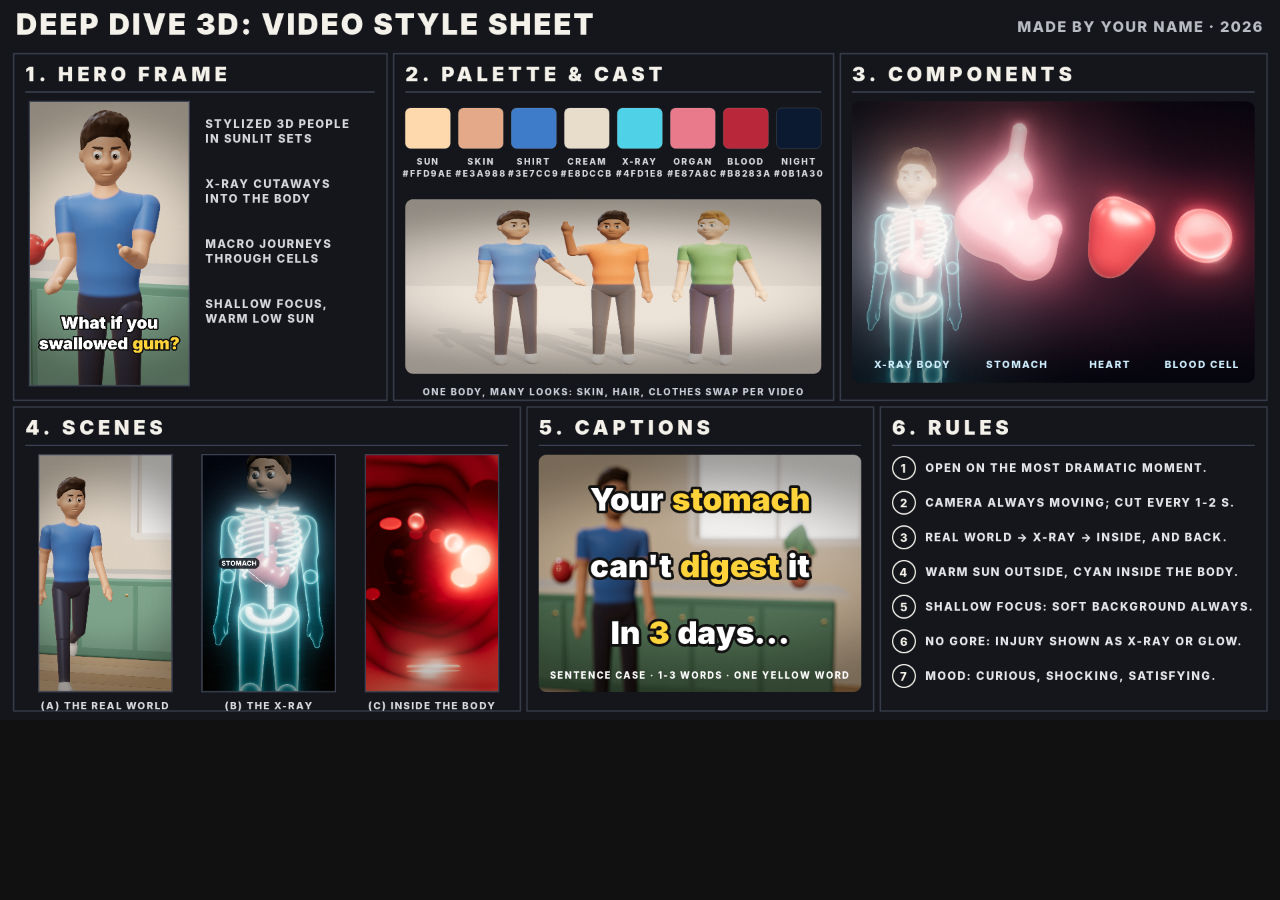
<file: .claude/skills/faceless-shorts/styles/deep-dive/example/sheet.html>
<!doctype html>
<html><head><meta charset="utf-8"><title>Style sheet</title>
<style>
@font-face { font-family: 'Inter'; font-weight: 900; src: url('fonts/Inter-Black.otf'); }
@font-face { font-family: 'Inter'; font-weight: 800; src: url('fonts/Inter-ExtraBold.otf'); }
html, body { margin: 0; background: #111; } canvas { display: block; max-width: 100vw; height: auto; } #gl, #gl2 { display: none; }
</style></head>
<body><canvas id="cv" width="1920" height="1080"></canvas><canvas id="gl" width="1080" height="1920"></canvas><canvas id="gl2" width="1280" height="860"></canvas>
<script type="importmap">{"imports":{"three":"./vendor/three.module.js","three/addons/":"./vendor/addons/"}}</script>
<script type="module" src="src/sheet.js"></script></body></html>
</file>
